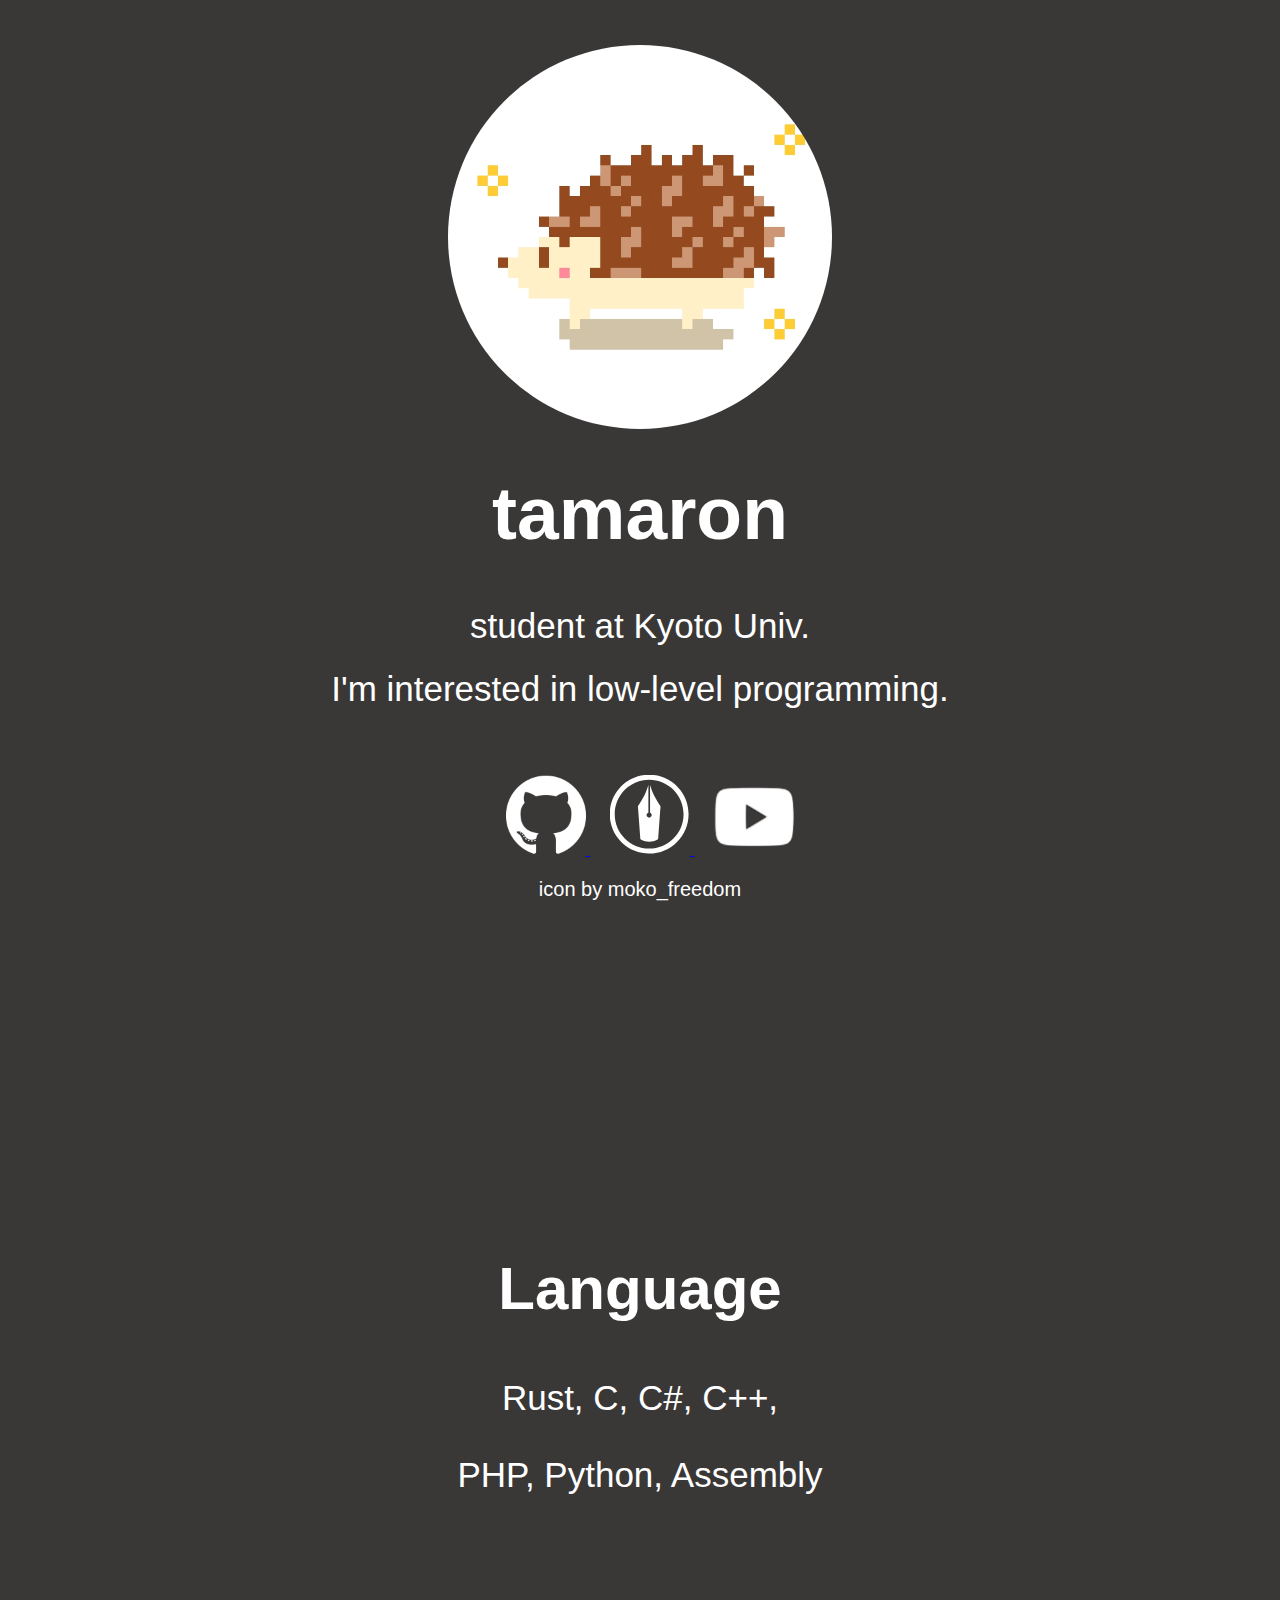
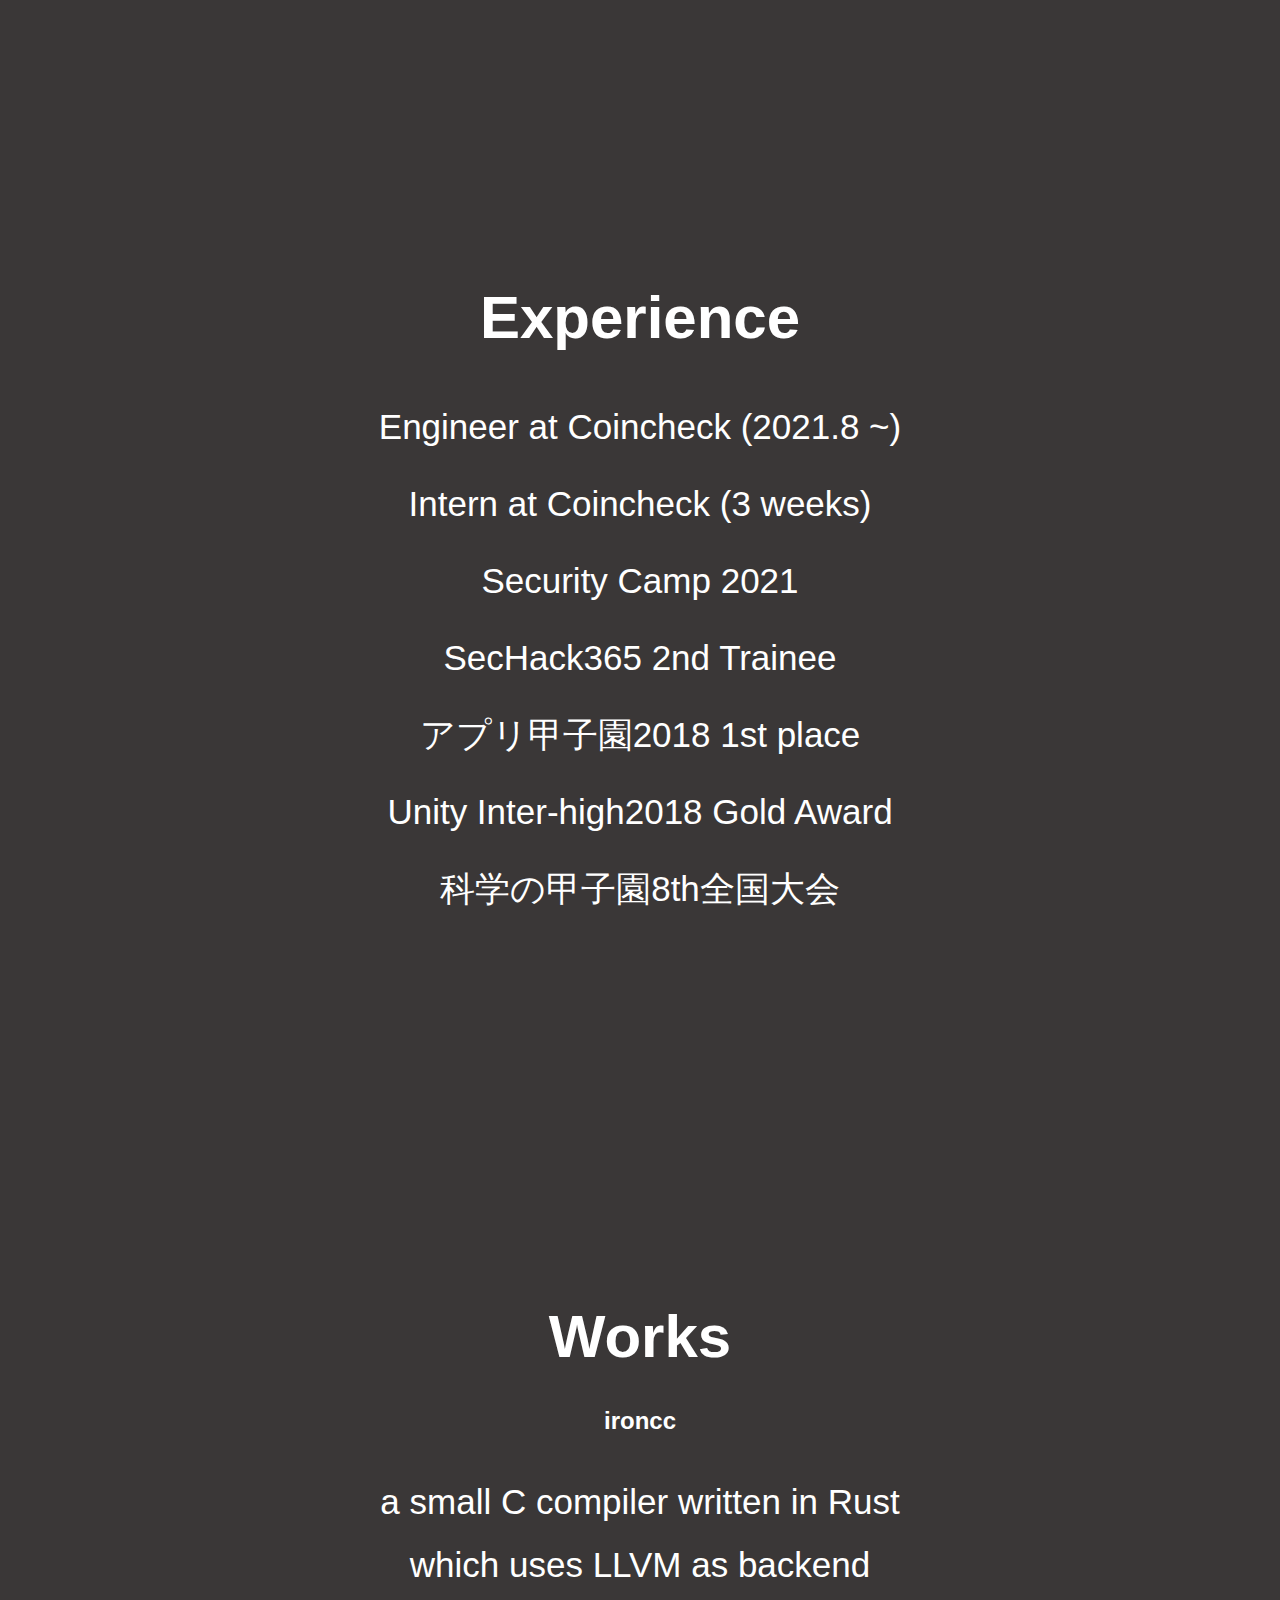
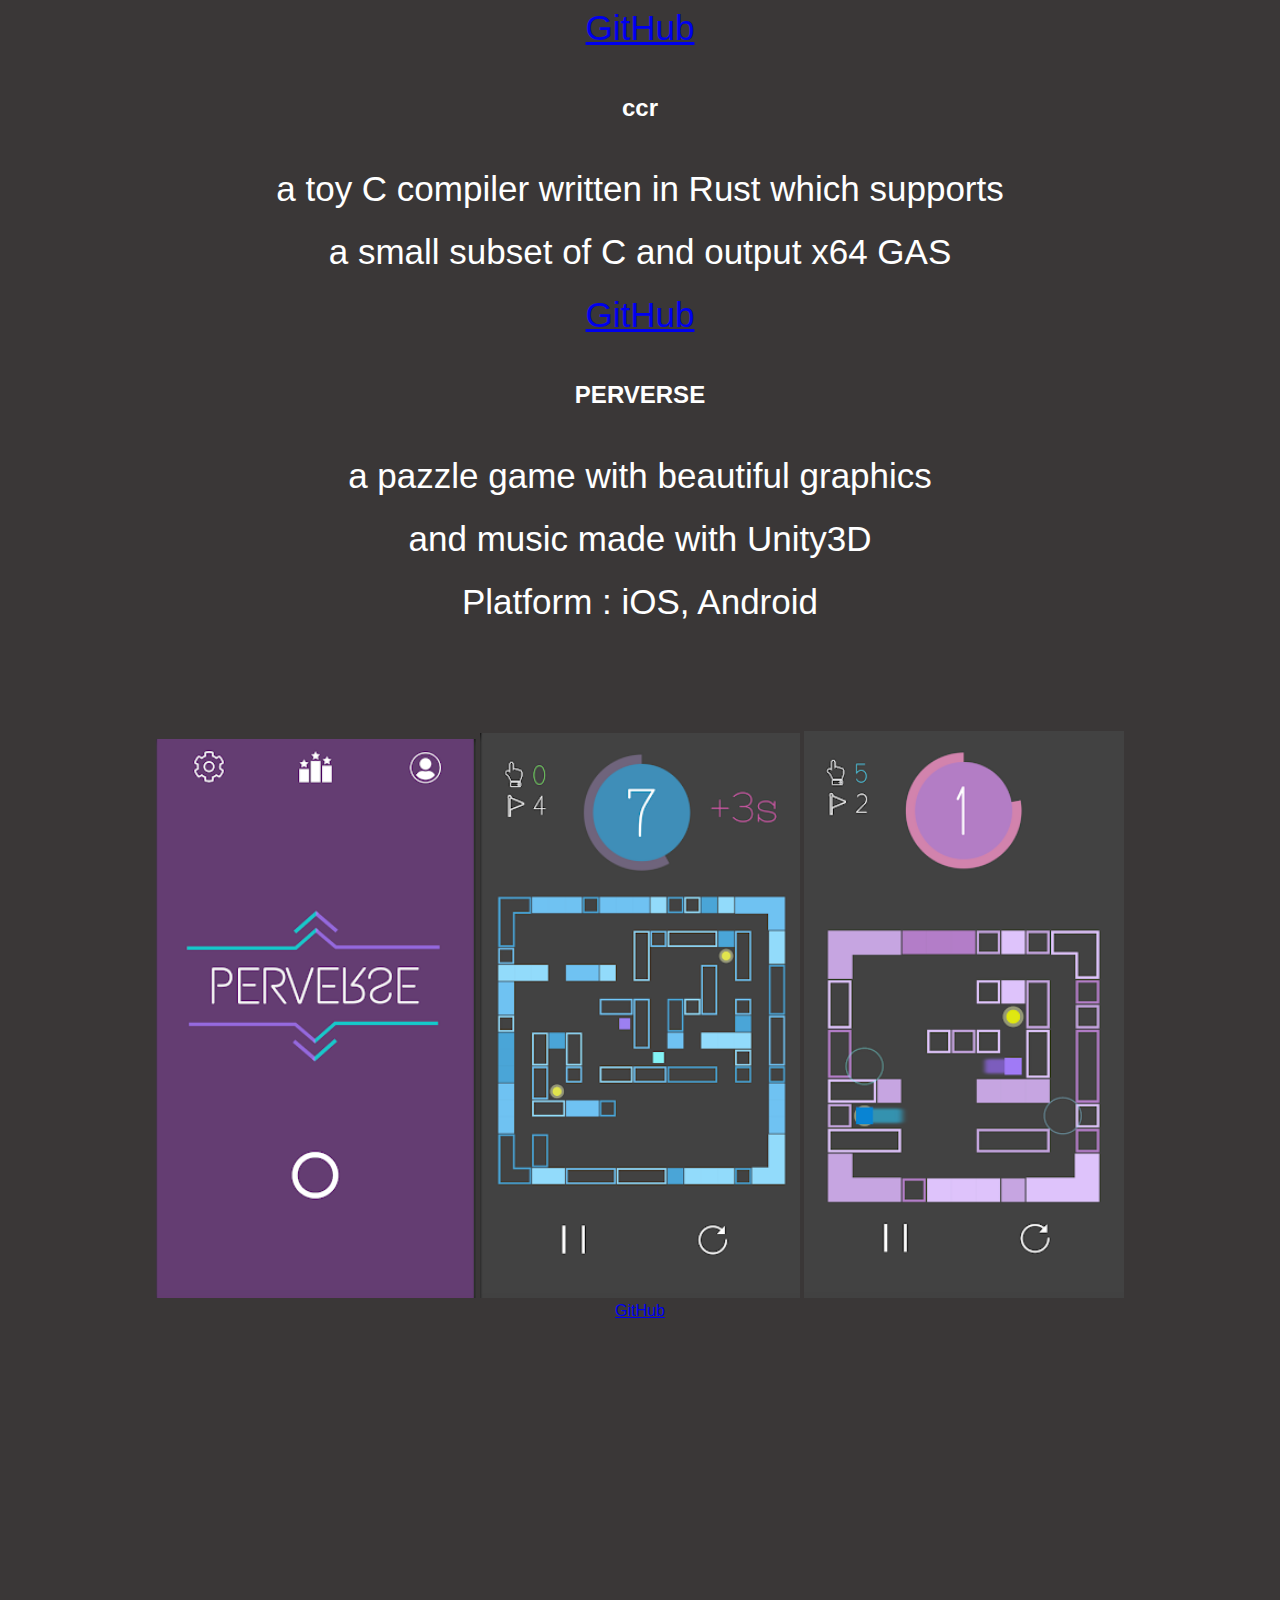
<file: index.html>
<!DOCTYPE html>
<meta charset="UTF-8">
<html>
    <head>
        <title>tamaron's homepage</title>
        <link rel="stylesheet" href="style.css">
    </head>
    <body oncontextmenu="return false;">

        <div class="profile">
            <img class="icon-img" src="img/icon-600px.png" oncontextmenu="return false;" onselectstart="return false;" onmousedown="return false;">
            <h1>tamaron</h1>
            <p>
                student at Kyoto Univ.<br>
                I'm interested in low-level programming.<br>
            </p>
            <div class="social">
                <a href="https://github.com/tamaroning">
                    <img src="img/github-120px.png">
                </a>
                <a href="https://tamaron.hatenablog.com/">
                    <img class="hatena-svg" src="img/hatena.svg">
                </a>
                <a href="https://www.youtube.com/channel/UCO4xj3cALCT0ZjYh7Pf8lEA">
                    <img class="youtube-svg" src="img/youtube.png">
                </a>
                <div>
                    <a class="iconby">icon by moko_freedom</a>
                </div>
            </div>
        </div>

        <div class="language">
            <h1>Language</h1>
            <p>
                Rust, C, C#, C++,<br>
                PHP, Python, Assembly<br>
            </p>
        </div>

        <div class="experience">
            <h1>Experience</h1>
            <p>
                Engineer at Coincheck (2021.8 ~)<br>
                Intern at Coincheck (3 weeks)<br>
                Security Camp 2021<br>
                SecHack365 2nd Trainee<br>
                アプリ甲子園2018 1st place<br>
                Unity Inter-high2018 Gold Award<br>
                科学の甲子園8th全国大会<br>
            </p>
        </div>

        <div class="works">
            <h1>Works</h1>
            <div class="work">
                <h2>ironcc</h2>
                <p>
                    a small C compiler written in Rust<br>
                    which uses LLVM as backend<br>
                    <a href="https://github.com/tamaroning/ironcc">
                        GitHub
                    </a>
                </p>
                <h2>ccr</h2>
                <p>
                    a toy C compiler written in Rust which supports<br>
                    a small subset of C and output x64 GAS<br>
                    <a href="https://github.com/tamaroning/ccr">
                        GitHub
                    </a>
                </p>
            </div>
            <div class="work">
                <h2>PERVERSE</h2>
                <p>
                    a pazzle game with beautiful graphics<br>
                    and music made with Unity3D<br>
                    Platform : iOS, Android<br>
                    <br>
                </p>
                <div>
                    <img class="works" src="pvs_ss/6.png">
                    <img class="works" src="pvs_ss/5.png">
                    <img class="works" src="pvs_ss/2.png">
                </div>
                <a href="https://github.com/tamaroning/PERVERSE">
                    GitHub
                </a>
                <br>
            </div>
        </div>

    </body>
</html>
</file>
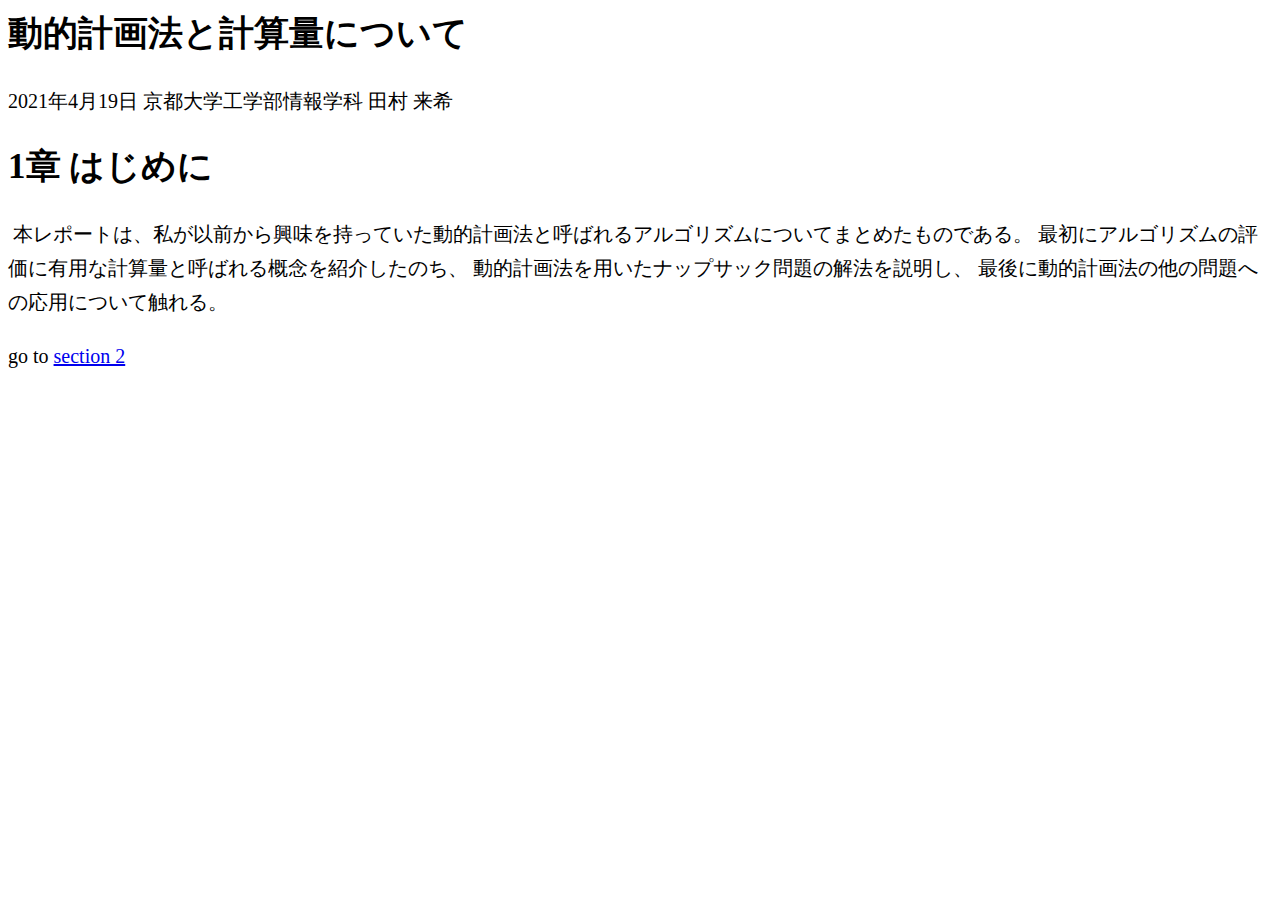
<file: info_kadai/index.html>
<html>
    <head>
        <title>My home page</title>
        <meta http-equiv="Content-Type" content="text/html; charset=UTF8" /> 
        <link rel="stylesheet" type="text/css" href="style.css">
    </head>
    <body>
        <h1>動的計画法と計算量について</h1>
        <p>2021年4月19日 京都大学工学部情報学科 田村 来希
        </p>
        <h1>1章 はじめに</h1>
        <p>
            &nbsp;本レポートは、私が以前から興味を持っていた動的計画法と呼ばれるアルゴリズムについてまとめたものである。
            最初にアルゴリズムの評価に有用な計算量と呼ばれる概念を紹介したのち、
            動的計画法を用いたナップサック問題の解法を説明し、
            最後に動的計画法の他の問題への応用について触れる。
        </p>
        <p> go to <a href = "two.html">section 2</a></p>
        
    </body>
</html>
</file>
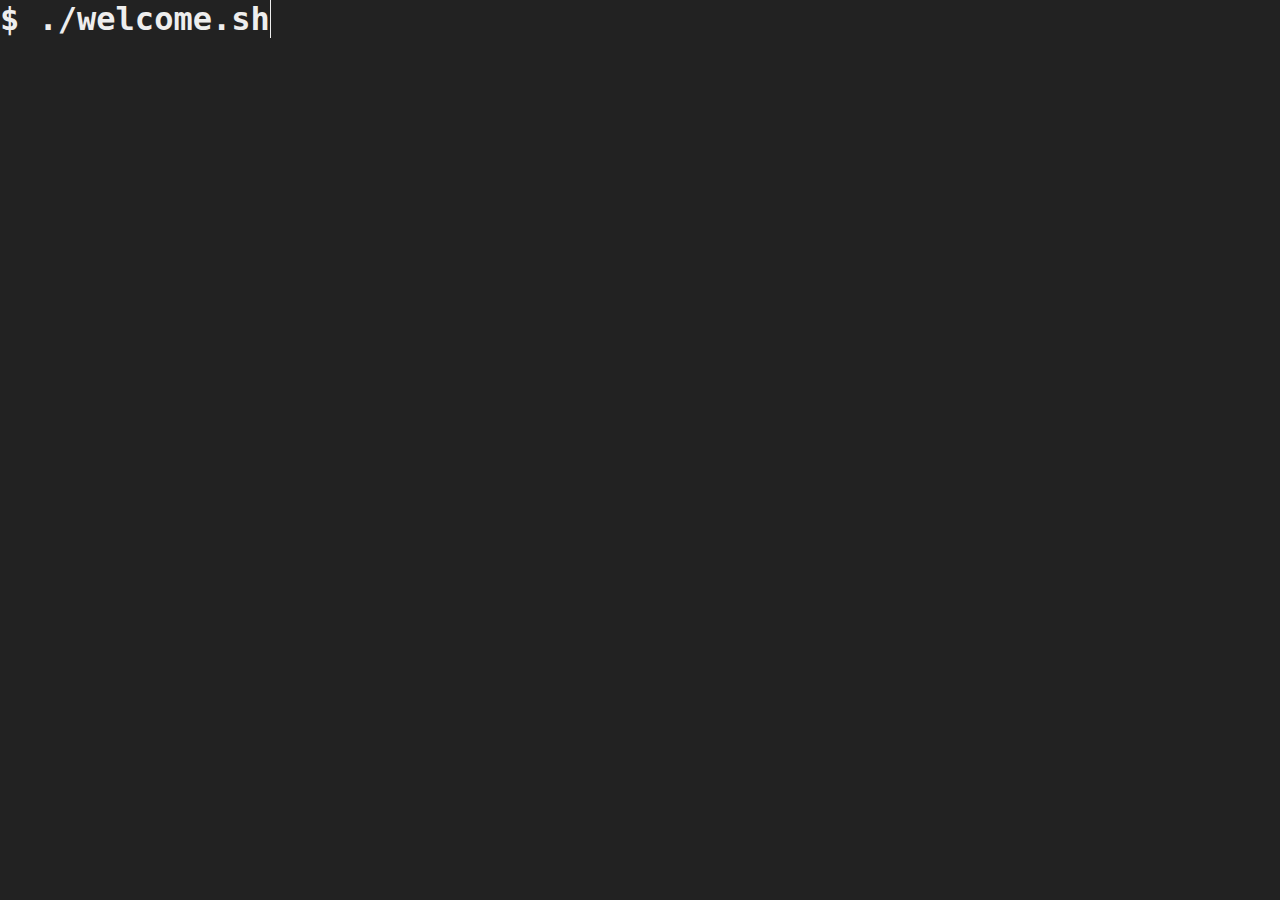
<file: a.html>
<!DOCTYPE html>
<html>
    <head>
        <title>Hosizora</title>
        <script src="https://ajax.googleapis.com/ajax/libs/jquery/3.1.0/jquery.min.js"></script>
        <script src="./test.js"></script>
        <link rel="stylesheet" href="test.css" />
    </head>
<body>
    <h1></h1>
    <h1 class="typing1">$ ./welcome.sh</h1>
    <h1 class="msg1">Welcome to tamaron's Homepage!</h1>
    <h1 class="scanf1">$ </h1>


</body>
</html>
</file>
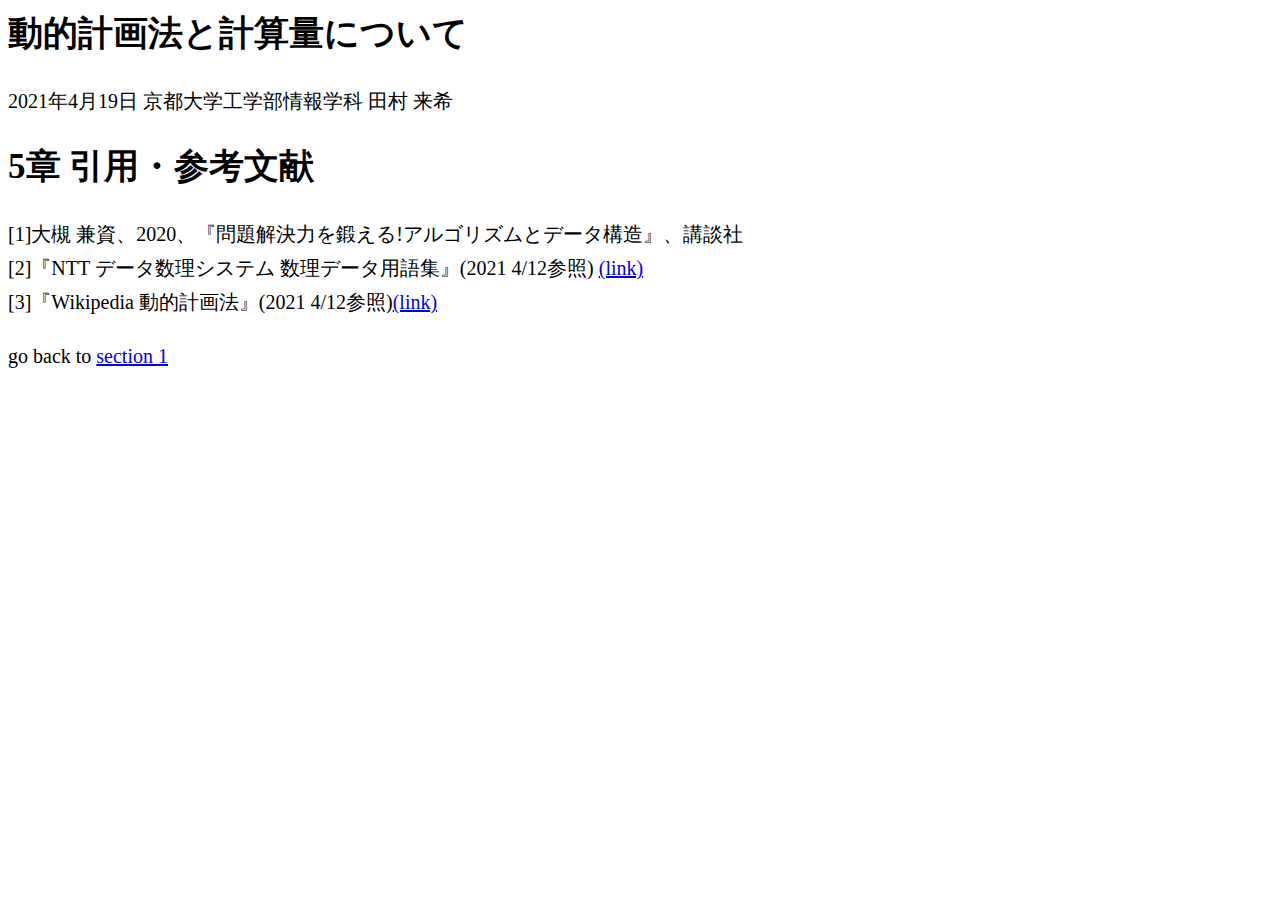
<file: info_kadai/five.html>
<html>
    <head>
        <title>My home page</title>
        <meta http-equiv="Content-Type" content="text/html; charset=UTF8" /> 
        <link rel="stylesheet" type="text/css" href="style.css">
    </head>
    <body>
        <h1>動的計画法と計算量について</h1>
        <p>2021年4月19日 京都大学工学部情報学科 田村 来希
        <h1>5章 引用・参考文献</h1>
        <p>
            [1]大槻 兼資、2020、『問題解決力を鍛える!アルゴリズムとデータ構造』、講談社<br>
            [2]『NTT データ数理システム 数理データ用語集』(2021 4/12参照)
            <a href="http://www.msi.co.jp/nuopt/glossary/term_84bf7d3e1d74708674444b7329fecfe3f2eba36a.html">(link)</a>
            <br>
            [3]『Wikipedia 動的計画法』(2021 4/12参照)<a href="https://ja.wikipedia.org/wiki/%E5%8B%95%E7%9A%84%E8%A8%88%E7%94%BB%E6%B3%95">(link)</a>
            <br>
        </p>
        <p>go back to <a href = "one.html">section 1</a></p>
    </body>
</html>
</file>
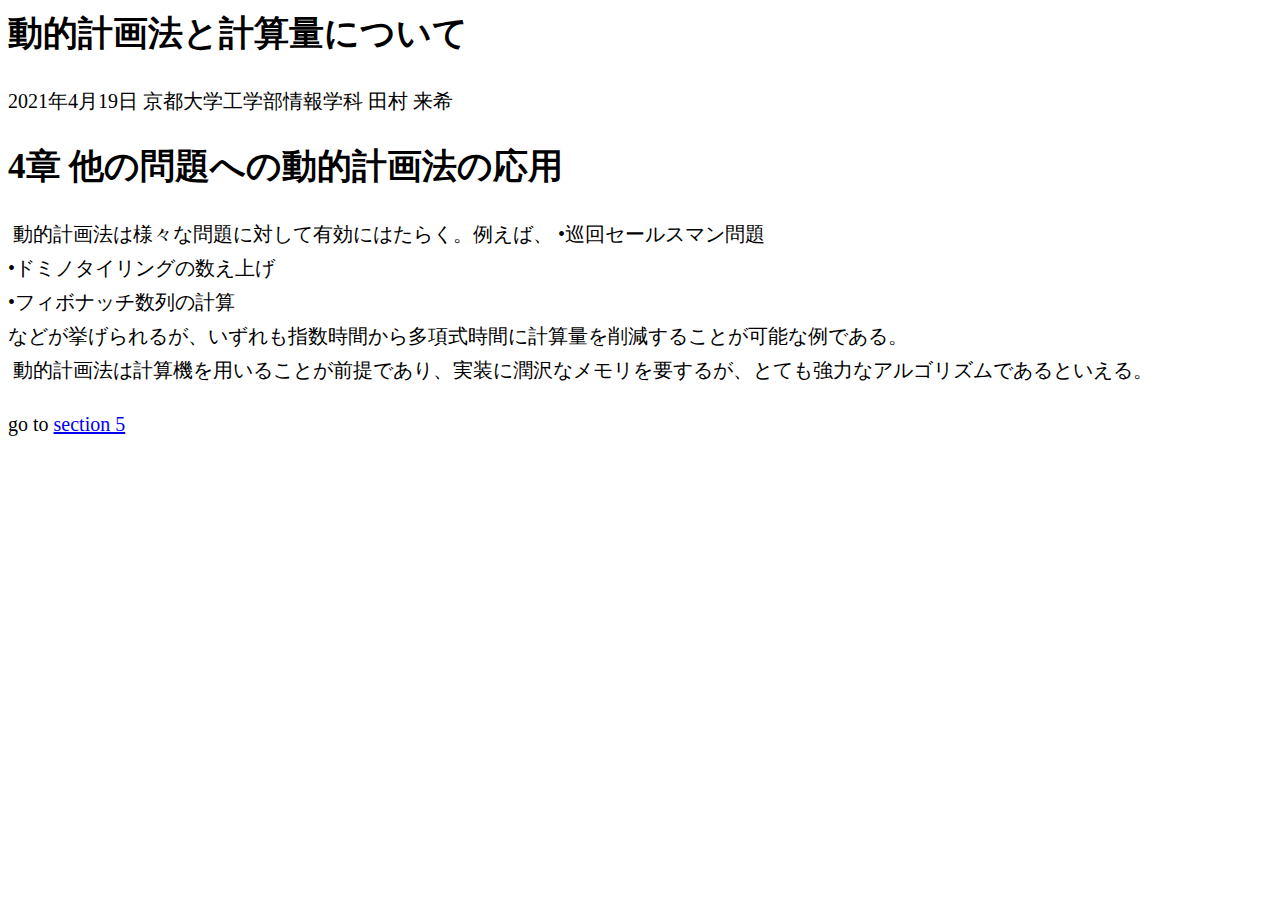
<file: info_kadai/four.html>
<html>
    <head>
        <title>My home page</title>
        <meta http-equiv="Content-Type" content="text/html; charset=UTF8" /> 
        <link rel="stylesheet" type="text/css" href="style.css">
    </head>
    <body>
        <h1>動的計画法と計算量について</h1>
        <p>2021年4月19日 京都大学工学部情報学科 田村 来希
        <h1>4章 他の問題への動的計画法の応用
        </h1>
        <p>
            &nbsp;動的計画法は様々な問題に対して有効にはたらく。例えば、
            •巡回セールスマン問題<br>
            •ドミノタイリングの数え上げ<br>
            •フィボナッチ数列の計算<br>
            などが挙げられるが、いずれも指数時間から多項式時間に計算量を削減することが可能な例である。<br>
            &nbsp;動的計画法は計算機を用いることが前提であり、実装に潤沢なメモリを要するが、とても強力なアルゴリズムであるといえる。
            
        </p>
        <p>go to <a href = "five.html">section 5</a></p>
    </body>
</html>
</file>
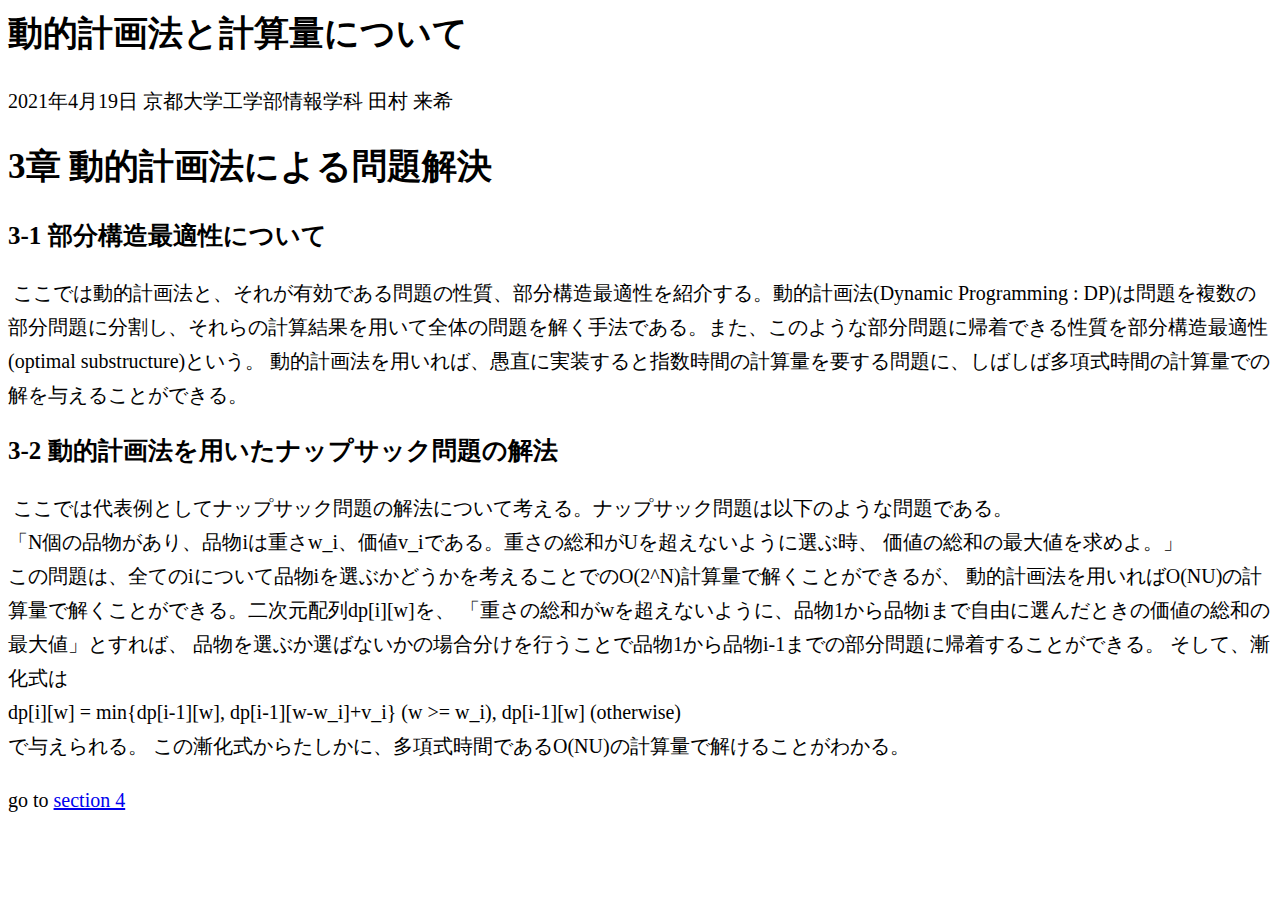
<file: info_kadai/three.html>
<html>
    <head>
        <title>My home page</title>
        <meta http-equiv="Content-Type" content="text/html; charset=UTF8" /> 
        <link rel="stylesheet" type="text/css" href="style.css">
    </head>
    <body>
        <h1>動的計画法と計算量について</h1>
        <p>2021年4月19日 京都大学工学部情報学科 田村 来希
        <h1>3章 動的計画法による問題解決</h1>
        <h2>3-1 部分構造最適性について</h2>
        <p>
            &nbsp;ここでは動的計画法と、それが有効である問題の性質、部分構造最適性を紹介する。動的計画法(Dynamic Programming : DP)は問題を複数の部分問題に分割し、それらの計算結果を用いて全体の問題を解く手法である。また、このような部分問題に帰着できる性質を部分構造最適性(optimal substructure)という。
            動的計画法を用いれば、愚直に実装すると指数時間の計算量を要する問題に、しばしば多項式時間の計算量での解を与えることができる。
        </p>
        <h2>3-2 動的計画法を用いたナップサック問題の解法</h2>
        <p>
            &nbsp;ここでは代表例としてナップサック問題の解法について考える。ナップサック問題は以下のような問題である。<br>
            「N個の品物があり、品物iは重さw_i、価値v_iである。重さの総和がUを超えないように選ぶ時、
            価値の総和の最大値を求めよ。」<br>
            この問題は、全てのiについて品物iを選ぶかどうかを考えることでのO(2^N)計算量で解くことができるが、
            動的計画法を用いればO(NU)の計算量で解くことができる。二次元配列dp[i][w]を、
            「重さの総和がwを超えないように、品物1から品物iまで自由に選んだときの価値の総和の最大値」とすれば、
            品物を選ぶか選ばないかの場合分けを行うことで品物1から品物i-1までの部分問題に帰着することができる。
            そして、漸化式は<br>
            dp[i][w] = min{dp[i-1][w], dp[i-1][w-w_i]+v_i} (w >= w_i), dp[i-1][w] (otherwise)<br>
            で与えられる。
            この漸化式からたしかに、多項式時間であるO(NU)の計算量で解けることがわかる。
            
        </p>
        <p> go to <a href = "four.html">section 4</a></p>
    </body>
</html>
</file>
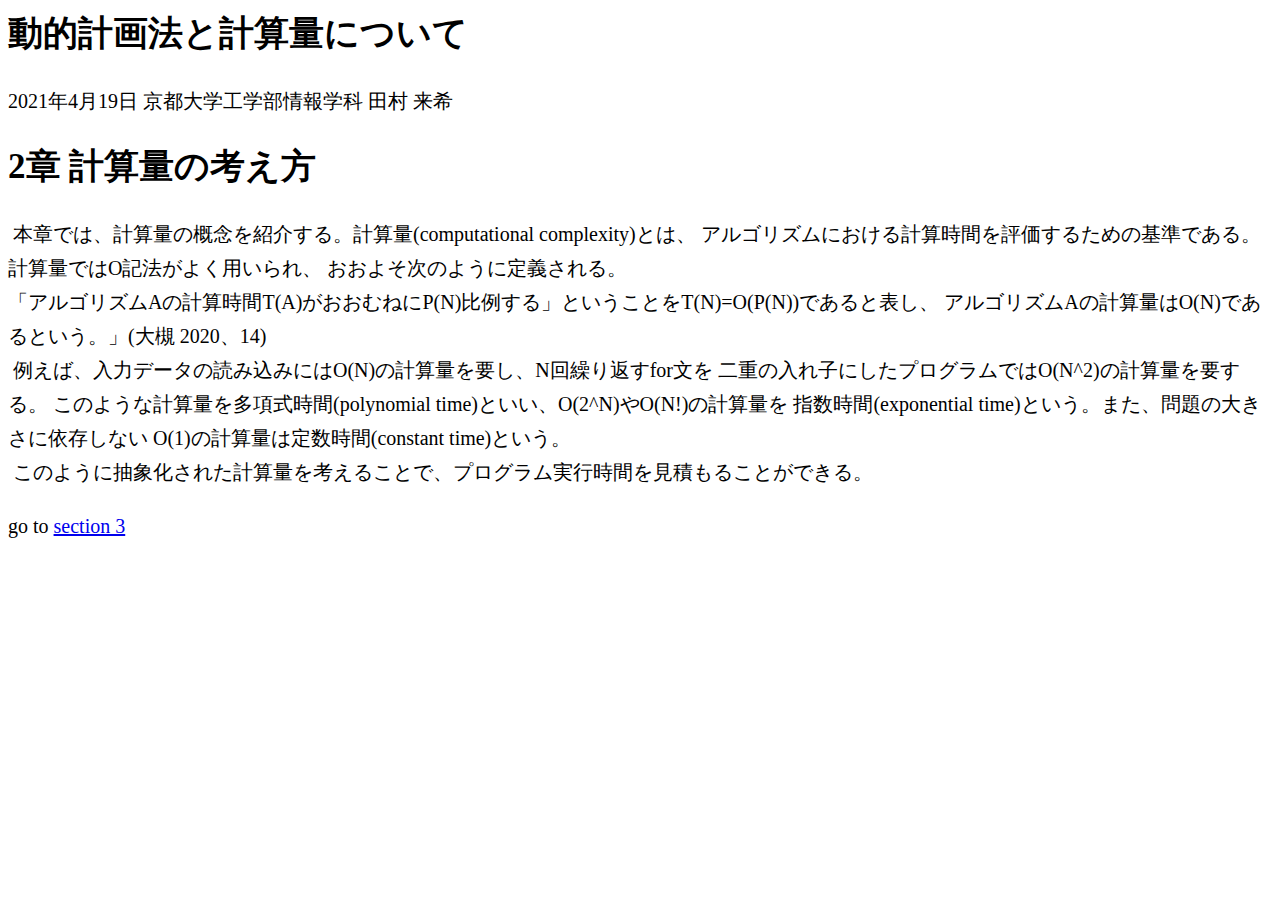
<file: info_kadai/two.html>
<html>
    <head>
        <title>My home page</title>
        <meta http-equiv="Content-Type" content="text/html; charset=UTF8" /> 
        <link rel="stylesheet" type="text/css" href="style.css">
    </head>
    <body>
        <h1>動的計画法と計算量について</h1>
        <p>2021年4月19日 京都大学工学部情報学科 田村 来希
        <h1>2章 計算量の考え方</h1>
        <p>
            &nbsp;本章では、計算量の概念を紹介する。計算量(computational complexity)とは、
            アルゴリズムにおける計算時間を評価するための基準である。計算量ではO記法がよく用いられ、
            おおよそ次のように定義される。<br>
            「アルゴリズムAの計算時間T(A)がおおむねにP(N)比例する」ということをT(N)=O(P(N))であると表し、
            アルゴリズムAの計算量はO(N)であるという。」(大槻 2020、14)<br>
            &nbsp;例えば、入力データの読み込みにはO(N)の計算量を要し、N回繰り返すfor文を
            二重の入れ子にしたプログラムではO(N^2)の計算量を要する。
            このような計算量を多項式時間(polynomial time)といい、O(2^N)やO(N!)の計算量を
            指数時間(exponential time)という。また、問題の大きさに依存しない
            O(1)の計算量は定数時間(constant time)という。<br>
            &nbsp;このように抽象化された計算量を考えることで、プログラム実行時間を見積もることができる。
        </p>
        <p>go to <a href = "three.html">section 3</a></p>
    </body>
</html>
</file>
<file: style.css>
body {
    margin:0;
    padding:0;
    font-family: arial;
    background-color: #3a3737;
}

.profile {
	width: 100%;
	color: #fff;
    text-align: center;
    font-family: arial;
    padding-bottom: 300px;
}
.profile h1 {
    font-size: 75px;
    line-height: 0.8em;
}
.profile p {
    font-size: 35px;
    line-height:1.8em;
}

.iconby {
    font-size: 20px;
    line-height:3em;

}

.icon-img {
    border-radius: 50%;
}

/* PC */
@media screen and (min-width: 1081px) {
    .icon-img {
        margin-top:5vh;
		width: 30vw;
    }
    .works {
        margin-top:5vh;
        width: 60vw;
    }
}
/* smart phone */
@media screen and (max-width: 1081px) {
	.icon-img {
        margin-top:20vh;
		width: 60vw;
    }
    
    .works {
        width: 90vw;
        margin-top:5vh;
    }
}

.social{
    padding-top:20px;
    height:auto;
}
.social img{
    max-width:80px;
    margin-left:20px;
}
.hatena-svg {
    width: 80px;
    height: 80px;
}
.youtube-svg {
    position:relative;
    width: 80px;
    height: 60px;
    bottom:8px;
}

.language {
	width: 100%;
	color: #fff;
    text-align: center;
    font-family: arial;
    padding-bottom: 300px;
}
.language h1 {
    font-size: 60px;
    line-height: 1em;
}
.language p {
    font-size: 35px;
    line-height:2.2em;
}

.experience {
	width: 100%;
	color: #fff;
    text-align: center;
    font-family: arial;
    padding-bottom: 300px;
}
.experience h1 {
    font-size: 60px;
    line-height: 1em;
}
.experience p {
    font-size: 35px;
    line-height:2.2em;
}

.works {
	width: 100%;
	color: #fff;
    text-align: center;
    font-family: arial;
    padding-bottom: 300px;
    
}

.works h1 {
    font-size: 60px;
    line-height: 1em;
}

.works p {
    font-size: 35px;
    line-height:1.8em;
}

.works img {
    width: 25%;
    
    margin:0;
    padding:0;
}
</file>
<file: info_kadai/style.css>
h1 {
    font-size: 35px;
    line-height: 1.5em;
}
h2 {
    font-size: 25px;
    line-height: 1.5em;
}
p {
    font-size: 20px;
    line-height:1.7em;
}
</file>
<file: test.css>
*{
    background:#222222;
    margin: 0;
    padding: 0;
}



.typing1 {
    font: bold 200% Consolas, Monaco, monospace;
    color:#eeeeee;
    width: 14ch;
    overflow: hidden;
    white-space: nowrap;
    border-right: .05em solid;
}


.msg1{
    font: bold 200% Consolas, Monaco, monospace;
    color:#eeeeee;
    opacity: 0;
}

.scanf1{
    font: bold 200% Consolas, Monaco, monospace;
    color:#eeeeee;
    width: 2ch;
    border-right: .05em solid;
    border-right-color: transparent;
    opacity: 0;
}


/*
name,duration,function,delay,ite-count,direction
none  0         ease   0      1        normal

typing 0s-1.5s
cursor 0s-3.0s
hide_curosr 3.0s-3.0s

msg1 3.0s-3.0s

*/

.typing1{
    animation:
        typing 1.5s steps(12) forwards,
        cursor 1.0s steps(1) 3,
        hide_cursor 0s linear 3s forwards;
}

.msg1{
    animation: 
        show_msg 0s linear 3s 1 normal forwards;
}

.scanf1{
    animation:
    cursor 1.0s steps(1) 3s infinite normal,
    show_msg 0s linear 3s 1 normal forwards;
}



/* keyframes */
@keyframes typing{
    from { width: 2ch; }
}
@keyframes cursor{
    0%{border-right-color: white;}
    50% { border-right-color: transparent; }
}

@keyframes hide_cursor{
    to { border-right-color: transparent;}
}


@keyframes show_msg{
    from{ opacity:0;}
    to{opacity:1;}
}
</file>
